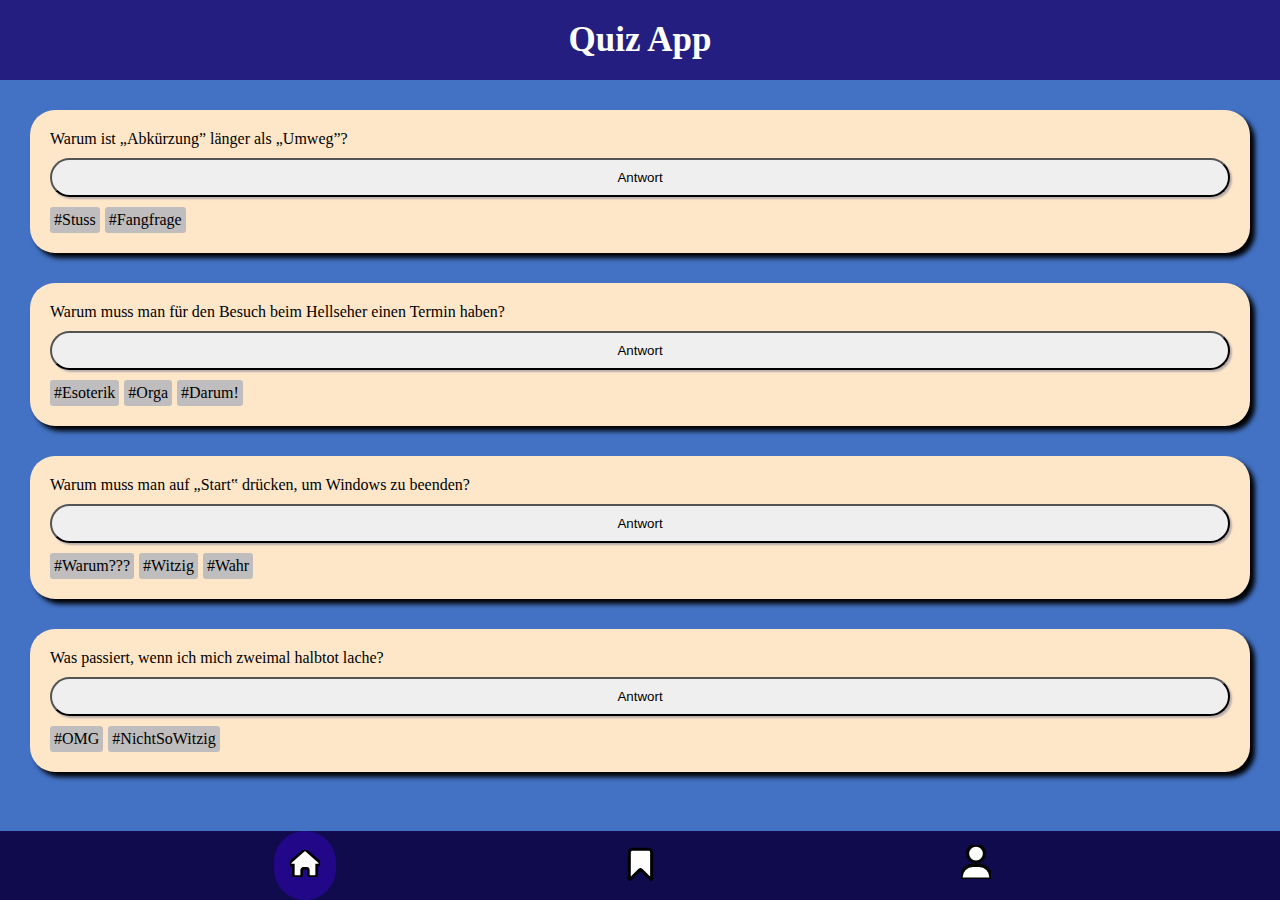
<file: index.html>
<!DOCTYPE html>
<html lang="en">
<head>
    <meta charset="UTF-8">
    <meta http-equiv="X-UA-Compatible" content="IE=edge">
    <meta name="viewport" content="width=device-width, initial-scale=1.0">
    <link rel="stylesheet" href="css/styles.css" />
    <title>Homepage</title>
</head>
<body>

    <h1>
          <label class="logo">Quiz App</label>
      </h1>

    <main>

        <article>
            
            <p>Warum ist „Abkürzung” länger als „Umweg”?</p>
            
            <button>Antwort</button>
            <ul class="hashtag">
                <li>#Stuss</li>
                <li>#Fangfrage</li>
            </ul>

        </article>

        <article>
        
            <p>Warum muss man für den Besuch beim Hellseher einen Termin haben?</p>
            
            <button>Antwort</button>
            <ul class="hashtag">
                <li>#Esoterik</li>
                <li>#Orga</li>
                <li>#Darum!</li>
            </ul>

        </article>

        <article>
        
            <p>Warum muss man auf „Start‟ drücken, um Windows zu beenden?</p>
            
            <button>Antwort</button>
            <ul class="hashtag">
                <li>#Warum???</li>
                <li>#Witzig</li>
                <li>#Wahr</li>
            </ul>

        </article>

        <article>
        
            <p>Was passiert, wenn ich mich zweimal halbtot lache?</p>
            
            <button>Antwort</button>
            <ul class="hashtag">
                <li>#OMG</li>
                <li>#NichtSoWitzig</li>
            </ul>

        </article>


        <br><br><br><br>
        <nav>
            <div class="navbar">
                <a href="index.html" class="active">
                    <svg xmlns="http://www.w3.org/2000/svg" viewBox="0 0 576 512" class="homebutton">
                    <path d="M575.8 255.5c0 18-15 32.1-32 32.1h-32l.7 160.2c0 2.7-.2 5.4-.5 8.1V472c0 22.1-17.9 40-40 40H456c-1.1 0-2.2 0-3.3-.1c-1.4 .1-2.8 .1-4.2 .1H416 392c-22.1 0-40-17.9-40-40V448 384c0-17.7-14.3-32-32-32H256c-17.7 0-32 14.3-32 32v64 24c0 22.1-17.9 40-40 40H160 128.1c-1.5 0-3-.1-4.5-.2c-1.2 .1-2.4 .2-3.6 .2H104c-22.1 0-40-17.9-40-40V360c0-.9 0-1.9 .1-2.8V287.6H32c-18 0-32-14-32-32.1c0-9 3-17 10-24L266.4 8c7-7 15-8 22-8s15 2 21 7L564.8 231.5c8 7 12 15 11 24z"/></svg></a>
               
                <a href="bookmarks.html">
                    <svg viewBox="0 0 250 300" class="bookmark">
                    <path d="M44.2,18.3h136.1c13.8,0,24.9,11.2,24.9,24.9v221.1c0,4.7-5.6,7-8.9,3.7l-75.7-75.7c-4.8-4.8-12.7-4.8-17.5,0 l-75.2,75.2c-3.3,3.3-8.9,1-8.9-3.7l0.4-220.6C19.3,29.4,30.5,18.3,44.2,18.3z"/></svg></a>
                <a href="profil.html"><svg xmlns="http://www.w3.org/2000/svg" viewBox="0 0 448 512" class="profil"><path d="M224 256c70.7 0 128-57.3 128-128S294.7 0 224 0S96 57.3 96 128s57.3 128 128 128zm-45.7 48C79.8 304 0 383.8 0 482.3C0 498.7 13.3 512 29.7 512H418.3c16.4 0 29.7-13.3 29.7-29.7C448 383.8 368.2 304 269.7 304H178.3z"/></svg></a>
              </div>

        </nav>
    </main>
    
</body>
</html>
</file>
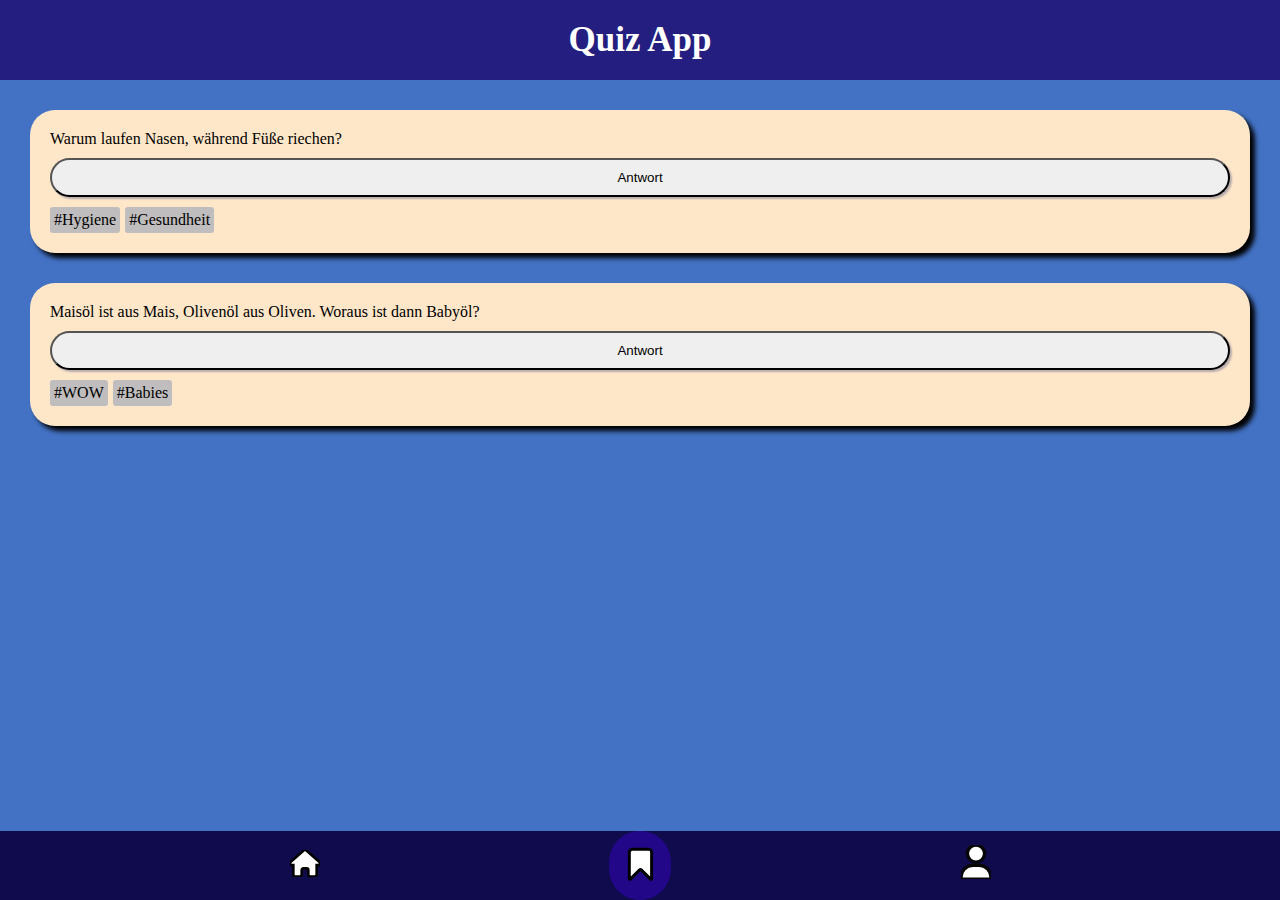
<file: bookmarks.html>
<!DOCTYPE html>
<html lang="en">
<head>
    <meta charset="UTF-8">
    <meta http-equiv="X-UA-Compatible" content="IE=edge">
    <meta name="viewport" content="width=device-width, initial-scale=1.0">
    <link rel="stylesheet" href="css/styles.css" />
    <title>Homepage</title>
</head>
<body>

    <h1>
          <label class="logo">Quiz App</label>
      </h1>

    <main>

        <article>
        
            <p>Warum laufen Nasen, während Füße riechen?</p>
            
            <button>Antwort</button>
            <ul class="hashtag">
                <li>#Hygiene</li>
                <li>#Gesundheit</li>
            </ul>

        </article>

        <article>
        
            <p>Maisöl ist aus Mais, Olivenöl aus Oliven. Woraus ist dann Babyöl?</p>
            
            <button>Antwort</button>
            <ul class="hashtag">
                <li>#WOW</li>
                <li>#Babies</li>
            </ul>

        </article>
        

        <br><br><br><br>
        <nav>
            <div class="navbar">
                <a href="index.html">
                    <svg xmlns="http://www.w3.org/2000/svg" viewBox="0 0 576 512" class="homebutton">
                    <path d="M575.8 255.5c0 18-15 32.1-32 32.1h-32l.7 160.2c0 2.7-.2 5.4-.5 8.1V472c0 22.1-17.9 40-40 40H456c-1.1 0-2.2 0-3.3-.1c-1.4 .1-2.8 .1-4.2 .1H416 392c-22.1 0-40-17.9-40-40V448 384c0-17.7-14.3-32-32-32H256c-17.7 0-32 14.3-32 32v64 24c0 22.1-17.9 40-40 40H160 128.1c-1.5 0-3-.1-4.5-.2c-1.2 .1-2.4 .2-3.6 .2H104c-22.1 0-40-17.9-40-40V360c0-.9 0-1.9 .1-2.8V287.6H32c-18 0-32-14-32-32.1c0-9 3-17 10-24L266.4 8c7-7 15-8 22-8s15 2 21 7L564.8 231.5c8 7 12 15 11 24z"/></svg></a>
               
                <a href="bookmarks.html" class="active">
                    <svg viewBox="0 0 250 300" class="bookmark">
                    <path d="M44.2,18.3h136.1c13.8,0,24.9,11.2,24.9,24.9v221.1c0,4.7-5.6,7-8.9,3.7l-75.7-75.7c-4.8-4.8-12.7-4.8-17.5,0 l-75.2,75.2c-3.3,3.3-8.9,1-8.9-3.7l0.4-220.6C19.3,29.4,30.5,18.3,44.2,18.3z"/></svg></a>
                <a href="profil.html"><svg xmlns="http://www.w3.org/2000/svg" viewBox="0 0 448 512" class="profil"><path d="M224 256c70.7 0 128-57.3 128-128S294.7 0 224 0S96 57.3 96 128s57.3 128 128 128zm-45.7 48C79.8 304 0 383.8 0 482.3C0 498.7 13.3 512 29.7 512H418.3c16.4 0 29.7-13.3 29.7-29.7C448 383.8 368.2 304 269.7 304H178.3z"/></svg></a>
              </div>

        </nav>
    </main>
    
</body>
</html>
</file>
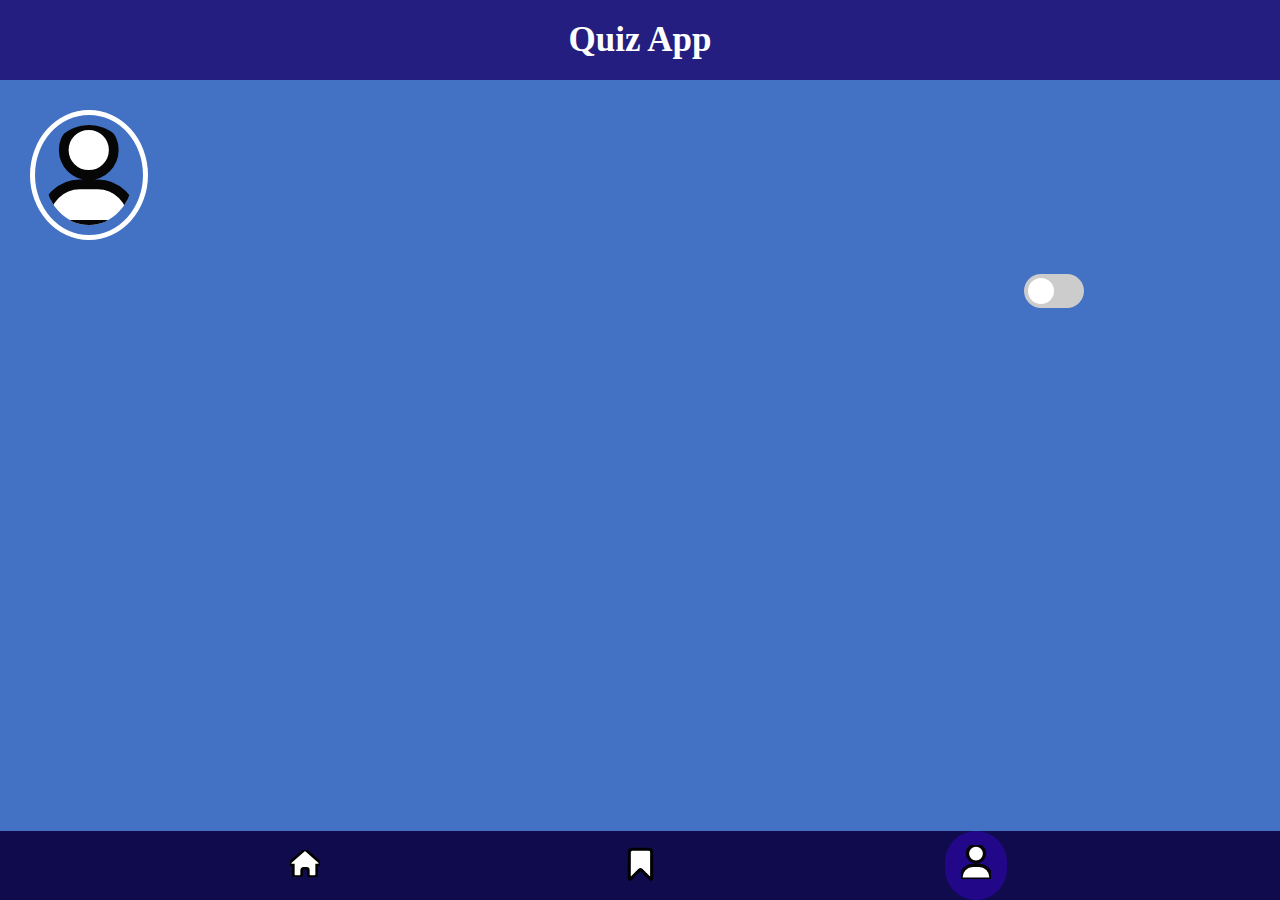
<file: profil.html>
<!DOCTYPE html>
<html lang="en">
<head>
    <meta charset="UTF-8">
    <meta http-equiv="X-UA-Compatible" content="IE=edge">
    <meta name="viewport" content="width=device-width, initial-scale=1.0">
    <link rel="stylesheet" href="css/styles.css" />
    <title>Homepage</title>
</head>
<body>

    <h1>
          <label class="logo">Quiz App</label>
      </h1>

    <main>

        <section>

            <svg xmlns="http://www.w3.org/2000/svg" viewBox="0 0 448 512" class="profil-pic">
                <path d="M224 256c70.7 0 128-57.3 128-128S294.7 0 224 0S96 57.3 96 128s57.3 128 128 128zm-45.7 48C79.8 304 0 383.8 0 482.3C0 498.7 13.3 512 29.7 512H418.3c16.4 0 29.7-13.3 29.7-29.7C448 383.8 368.2 304 269.7 304H178.3z"/>
            </svg>



        </section>


        <section class="profil-about">

        </section>


        <section class="counter">

        </section>


        <section class="settings">

        </section>


         <section>

            <label class="switch">
                <input type="checkbox">
                <span class="slider round"></span>
              </label>

        </section>
         
        
        <nav>
            <div class="navbar">
                <a href="index.html">
                    <svg xmlns="http://www.w3.org/2000/svg" viewBox="0 0 576 512" class="homebutton">
                    <path d="M575.8 255.5c0 18-15 32.1-32 32.1h-32l.7 160.2c0 2.7-.2 5.4-.5 8.1V472c0 22.1-17.9 40-40 40H456c-1.1 0-2.2 0-3.3-.1c-1.4 .1-2.8 .1-4.2 .1H416 392c-22.1 0-40-17.9-40-40V448 384c0-17.7-14.3-32-32-32H256c-17.7 0-32 14.3-32 32v64 24c0 22.1-17.9 40-40 40H160 128.1c-1.5 0-3-.1-4.5-.2c-1.2 .1-2.4 .2-3.6 .2H104c-22.1 0-40-17.9-40-40V360c0-.9 0-1.9 .1-2.8V287.6H32c-18 0-32-14-32-32.1c0-9 3-17 10-24L266.4 8c7-7 15-8 22-8s15 2 21 7L564.8 231.5c8 7 12 15 11 24z"/></svg></a>
               
                <a href="bookmarks.html">
                    <svg viewBox="0 0 250 300" class="bookmark">
                    <path d="M44.2,18.3h136.1c13.8,0,24.9,11.2,24.9,24.9v221.1c0,4.7-5.6,7-8.9,3.7l-75.7-75.7c-4.8-4.8-12.7-4.8-17.5,0 l-75.2,75.2c-3.3,3.3-8.9,1-8.9-3.7l0.4-220.6C19.3,29.4,30.5,18.3,44.2,18.3z"/></svg></a>
                <a href="profil.html" class="active"><svg xmlns="http://www.w3.org/2000/svg" viewBox="0 0 448 512" class="profil"><path d="M224 256c70.7 0 128-57.3 128-128S294.7 0 224 0S96 57.3 96 128s57.3 128 128 128zm-45.7 48C79.8 304 0 383.8 0 482.3C0 498.7 13.3 512 29.7 512H418.3c16.4 0 29.7-13.3 29.7-29.7C448 383.8 368.2 304 269.7 304H178.3z"/></svg></a>
              </div>

        </nav>
    </main>
    
</body>
</html>
</file>
<file: css/styles.css>
* {

    box-sizing: borderbox;
    padding: 0;
    margin: 0;
    text-decoration: none;
    list-style: none;
}

h1 {

    background-color: rgb(35, 30, 127);
    height: 80px;
    width: 100%;
    text-align: center;
}

label.logo {

    color: white;
    font-size: 35px;
    line-height: 80px;
    padding: 0 50px;
    font-weight: bold;
}

body {

    display: flex;
    flex-direction: column;
    justify-content: center;
    font-family: Georgia, 'Times New Roman', Times, serif;
    background-color: rgb(67, 114, 196);
}

article {

    display: flex;
    flex-direction: column;
    justify-content: center;
    box-align: center;
    gap: 10px;
    margin: 30px;
    padding: 20px;
    background-color: rgb(254, 231, 201);
    border-radius: 25px;
    box-shadow: 5px 5px 5px rgb(0, 0, 0);
}

button {

    padding: 10px;
    border-radius: 25px;
    box-shadow: 2px 2px 2px rgb(183, 171, 171);
}

.navbar {

    background-color: rgb(16, 11, 76);
    overflow: hidden;
    position: fixed;
    bottom: 0;
    width: 100%;
}

.navbar a {

    float: left;
    display: block;
    color: #f2f2f2;
    text-align: center;
    padding: 14px 16px;
    text-decoration: none;
    font-size: 17px;
  }
  
.navbar a:hover {

    background-color: rgb(34, 8, 137);
   
}
  
.navbar a.active {

    border-radius: 50px;
    background-color: rgb(34, 8, 137);
    color: white;
}

div {

    display: flex;
    justify-content: space-evenly;
}

.hashtag {

    display: flex;
    justify-content: row;
    gap: 5px;

}

li {

    padding: 4px;
    background-color: rgb(191, 189, 189);
    border-radius: 3px;
}

.profil-pic {

    margin: 30px;
    padding: 10px;
    height: 100px;
    border-radius: 100%;
    border: 5px solid white;
    stroke: rgb(6, 6, 6);
    stroke-width: 50;
    stroke-miterlimit: 10;
    fill: rgb(255, 255, 255);
    

}

/* Navbar SVG's */
.profil {

    stroke: rgb(6, 6, 6);
    stroke-width: 50;
    stroke-miterlimit: 10;
    width: 30px;
    margin: 0;
    padding: 0;
    fill: rgb(255, 255, 255);

}

.homebutton {

    position: relative;
    top: 5px;
    stroke: rgb(0, 0, 0);
    stroke-width: 50;
    stroke-miterlimit: 10;
    width: 30px;
    margin: 0;
    padding: 0;
    fill: rgb(255, 255, 255);
  }
  

.bookmark {

  position: relative;
  top:2px;
  left: 2px;
  stroke: rgb(0, 0, 0);
  stroke-width: 25;
  stroke-miterlimit: 10;
  width: 30px;
  margin: 0;
  padding: 0;
  fill: rgb(255, 255, 255);
}

/* Slider button */
.switch {

    position: relative;
    left: 80%;
    display: inline-block;
    width: 60px;
    height: 34px;
  }
  
  .switch input {

    opacity: 0;
    width: 0;
    height: 0;
  }
  
  .slider {

    position: absolute;
    cursor: pointer;
    top: 0;
    left: 0;
    right: 0;
    bottom: 0;
    background-color: #ccc;
    -webkit-transition: .4s;
    transition: .4s;
  }
  
  .slider:before {

    position: absolute;
    content: "";
    height: 26px;
    width: 26px;
    left: 4px;
    bottom: 4px;
    background-color: white;
    -webkit-transition: .4s;
    transition: .4s;
  }
  
  input:checked + .slider {

    background-color: #2196F3;
  }
  
  input:focus + .slider {

    box-shadow: 0 0 1px #2196F3;
  }
  
  input:checked + .slider:before {

    -webkit-transform: translateX(26px);
    -ms-transform: translateX(26px);
    transform: translateX(26px);
  }
  
  
  .slider.round {

    border-radius: 34px;
  }
  
  .slider.round:before {

    border-radius: 50%;
  }
</file>
